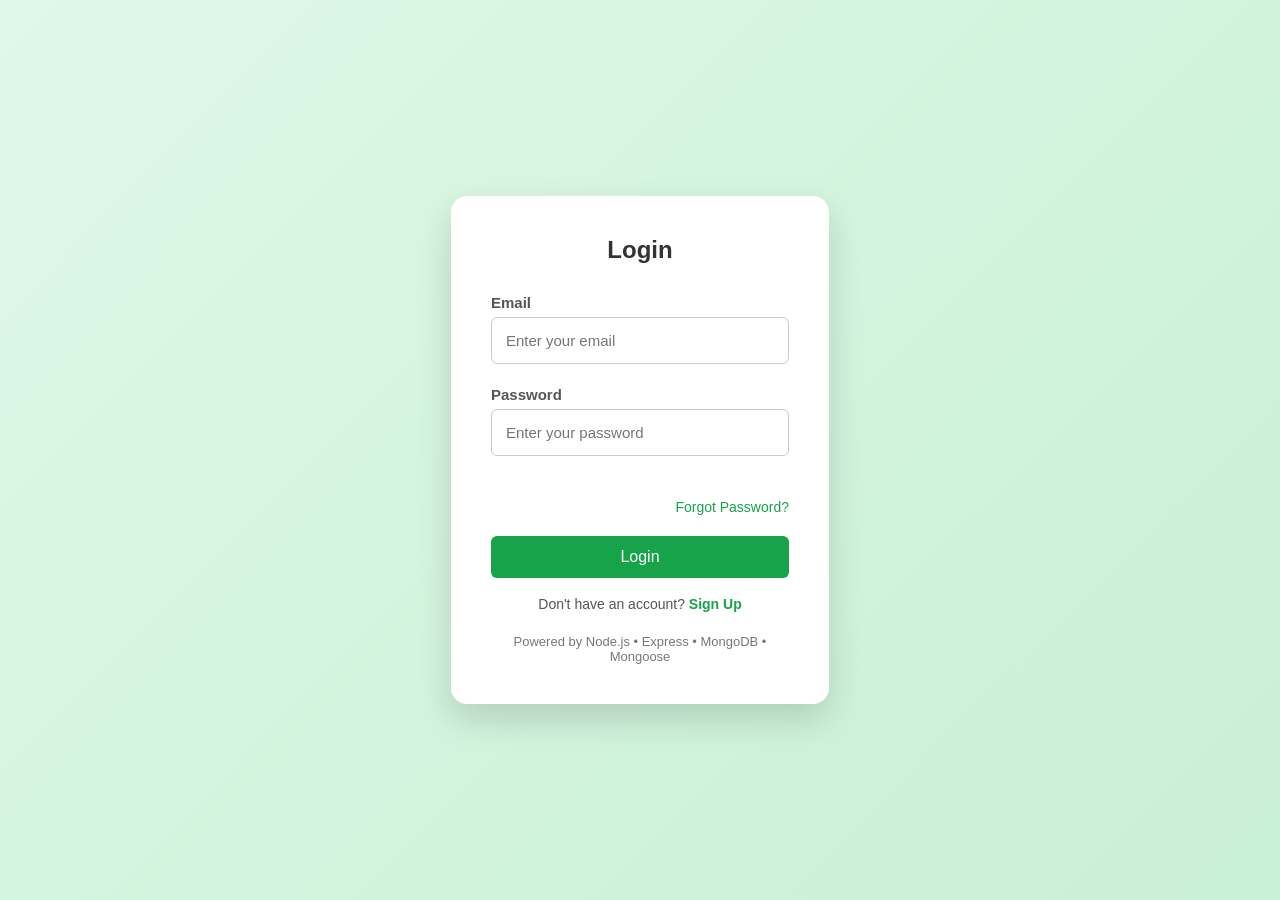
<file: index.html>
<!doctype html>
<html lang="en">
  <head>
    <meta charset="UTF-8" />
    <meta name="viewport" content="width=device-width, initial-scale=1.0" />
    <title>Login</title>
    <link rel="stylesheet" href="style.css" />
  </head>
  <body>
    <div class="container">
      <div class="auth-box">
        <h2>Login</h2>

        <form>
          <div class="input-group">
            <label for="email">Email</label>
            <input
              type="email"
              id="email"
              placeholder="Enter your email"
              required
            />
          </div>

          <div class="input-group">
            <label for="password">Password</label>
            <input
              type="password"
              id="password"
              placeholder="Enter your password"
              required
            />
          </div>
          <div><p class="error" id="error-msg"></p></div>
          <div class="forgot-password">
            <a href="forgot.html">Forgot Password?</a>
          </div>

          <button type="submit">Login</button>

          <p>
            Don't have an account?
            <a href="signup.html">Sign Up</a>
          </p>
        </form>
        <div class="stack">
          Powered by Node.js • Express • MongoDB • Mongoose
        </div>
      </div>
    </div>

    <script src="login.js"></script>
  </body>
</html>
</file>
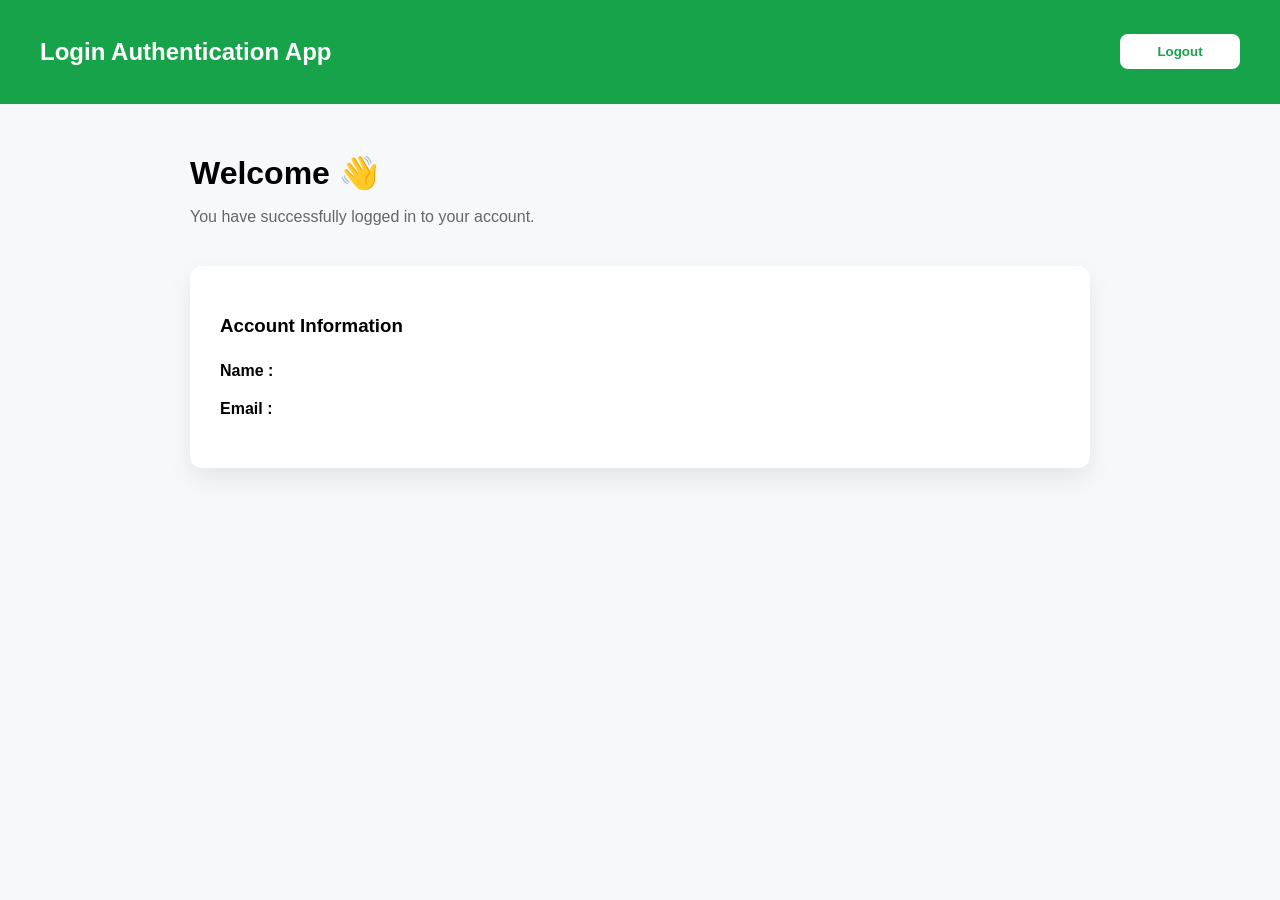
<file: dashboard.html>
<!doctype html>
<html lang="en">
  <head>
    <meta charset="UTF-8" />
    <meta name="viewport" content="width=device-width, initial-scale=1.0" />
    <title>Dashboard</title>

    <link rel="stylesheet" href="dashboard.css" />
  </head>
  <body>
    <header class="navbar">
      <h2>Login Authentication App</h2>

      <button class="logout-btn btn-js">Logout</button>
    </header>

    <main class="dashboard">
      <h1>Welcome 👋</h1>

      <p>You have successfully logged in to your account.</p>

      <section class="profile">
        <h3>Account Information</h3>

        <div class="profile-item">
          <strong>Name :</strong>
          <span id="username"></span>
        </div>

        <div class="profile-item">
          <strong>Email :</strong>
          <span id="email"></span>
        </div>
      </section>
    </main>

    <script src="dashboard.js"></script>
    <script src="logout.js"></script>
  </body>
</html>
</file>
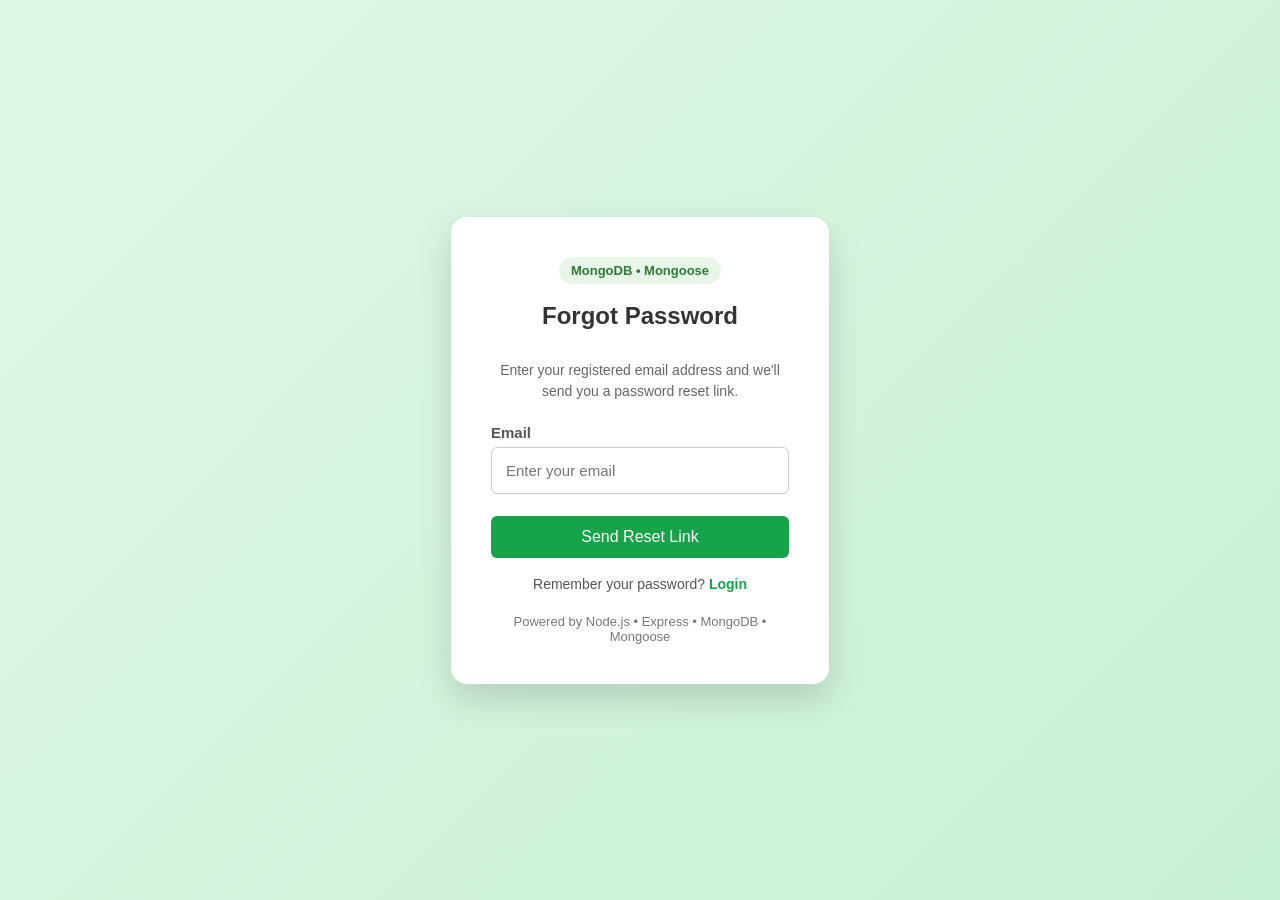
<file: forgot.html>
<!doctype html>
<html lang="en">
  <head>
    <meta charset="UTF-8" />
    <meta name="viewport" content="width=device-width, initial-scale=1.0" />
    <title>Forgot Password</title>

    <link rel="stylesheet" href="style.css" />
  </head>
  <body>
    <div class="container">
      <div class="auth-box">
        <div class="tech-badge">MongoDB • Mongoose</div>

        <h2>Forgot Password</h2>

        <p class="description">
          Enter your registered email address and we'll send you a password
          reset link.
        </p>

        <form>
          <div class="input-group">
            <label for="email">Email</label>

            <input
              type="email"
              id="email"
              placeholder="Enter your email"
              required
            />
          </div>

          <button type="submit">Send Reset Link</button>

          <p class="bottom-text">
            Remember your password?
            <a href="index.html">Login</a>
          </p>
        </form>

        <div class="stack">
          Powered by Node.js • Express • MongoDB • Mongoose
        </div>
      </div>
    </div>
  </body>
</html>
</file>
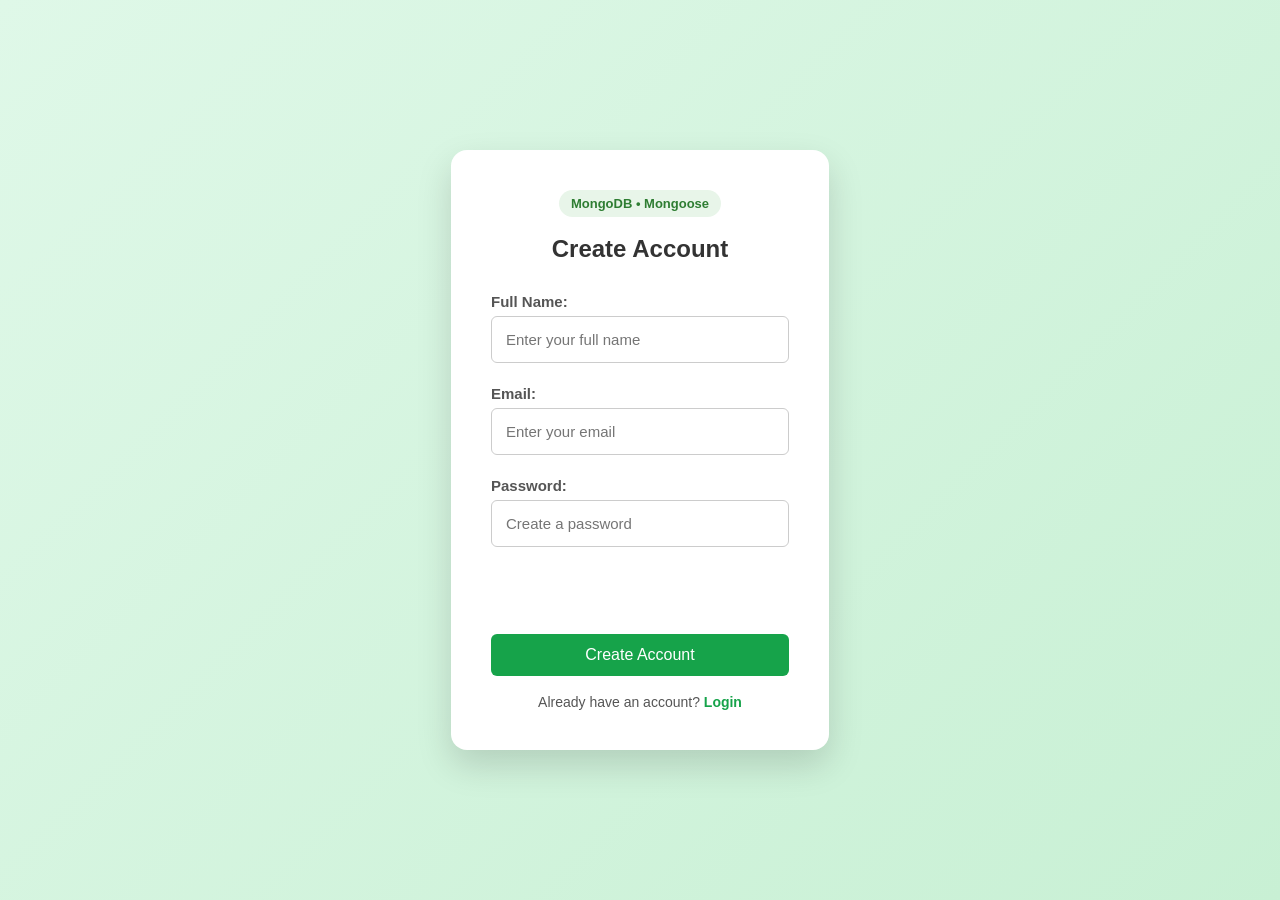
<file: signup.html>
<!doctype html>
<html lang="en">
  <head>
    <meta charset="UTF-8" />
    <meta name="viewport" content="width=device-width, initial-scale=1.0" />
    <title>Sign Up</title>

    <link rel="stylesheet" href="style.css" />
  </head>
  <body>
    <div class="container">
      <div class="auth-box">
        <div class="tech-badge">MongoDB • Mongoose</div>

        <h2>Create Account</h2>

        <form>
          <div class="input-group">
            <label for="name">Full Name:</label>
            <input
              type="text"
              id="name"
              placeholder="Enter your full name"
              required
            />
          </div>

          <div class="input-group">
            <label for="email">Email:</label>
            <input
              type="email"
              id="email"
              placeholder="Enter your email"
              required
            />
          </div>

          <div class="input-group">
            <label for="password">Password:</label>
            <input
              type="password"
              id="password"
              placeholder="Create a password"
              required
            />
          </div>

          <div>
          <p class="error" id="error-msg"></p>
          <p class="success" id="success-msg"></p>
          </div>
          <button type="submit" id="signup-button">Create Account</button>

          <p>
            Already have an account?
            <a href="index.html">Login</a>
          </p>
        </form>
      </div>
    </div>
    <script src="signup.js"></script>
  </body>
</html>
</file>
<file: style.css>
* {
  margin: 0;
  padding: 0;
  box-sizing: border-box;
  font-family: Arial, Helvetica, sans-serif;
}

body {
  background: linear-gradient(135deg,#dff8e8,#c8f0d4);
  display: flex;
  justify-content: center;
  align-items: center;
  min-height: 100dvh;
}

.container {
  width: 100%;
  max-width: 420px;
  display: flex;
  justify-content: center;
  align-items: center;
}

/* Authentication Card */

.auth-box {
  width: 100%;
  max-width: 90%;
  background: #fff;
  padding: 40px;
  border-radius: 16px;
  box-shadow: 0 15px 35px rgba(0, 0, 0, 0.15);
  text-align: center;
  animation: popup 0.4s ease;
}

/* MongoDB Badge */

.tech-badge {
  display: inline-block;
  padding: 6px 12px;
  margin-bottom: 18px;
  background: #e8f5e9;
  color: #2e7d32;
  border-radius: 20px;
  font-size: 13px;
  font-weight: 600;
}

h2 {
  margin-bottom: 30px;
  color: #333;
}

/* Inputs */
label{
  font-weight: 600;
  margin-bottom: 8px;
}

.input-group {
  margin-bottom: 22px;
  text-align: left;
}

.input-group label {
  display: block;
  margin-bottom: 6px;
  color: #555;
  font-size: 15px;
}

.input-group input {
  width: 100%;
  padding: 14px;
  border: 1px solid #ccc;
  border-radius: 6px;
  font-size: 15px;
  outline: none;
  transition: all 0.3s ease;
}

.input-group input:focus {
  border-color: #16a34a;
  box-shadow: 0 0 0 3px rgba(22, 163, 74, 0.15);
}

/* Forgot Password */

.forgot-password {
  text-align: right;
  margin-bottom: 20px;
}

.forgot-password a {
  text-decoration: none;
  color: #16a34a;
  font-size: 14px;
  transition: color 0.3s;
}

.forgot-password a:hover {
  color: #15803d;
}

/* Button */

button {
  width: 100%;
  padding: 12px;
  border: none;
  border-radius: 6px;
  background: #16a34a;
  color: white;
  font-size: 16px;
  cursor: pointer;
  transition: all 0.3s ease;
}

button:hover {
  background: #15803d;
  transform: translateY(-2px);
}

button:active {
  transform: scale(0.98);
}

/* Bottom Text */

p {
  margin-top: 18px;
  color: #555;
  font-size: 14px;
}

p a {
  color: #16a34a;
  text-decoration: none;
  font-weight: bold;
}

p a:hover {
  text-decoration: underline;
}

/* Stack */

.stack {
  margin-top: 22px;
  font-size: 13px;
  color: #777;
}

/* Card Animation */

@keyframes popup {
  from {
    opacity: 0;
    transform: translateY(20px) scale(0.97);
  }

  to {
    opacity: 1;
    transform: translateY(0) scale(1);
  }
}




/* This is for forgot-password page styling */

.description {
    margin-bottom: 22px;
    color: #666;
    font-size: 14px;
    line-height: 1.5;
    text-align: center;
}

.bottom-text {
    margin-top: 18px;
    text-align: center;
}

.bottom-text a {
    color: #16a34a;
    text-decoration: none;
    font-weight: 600;
}

.bottom-text a:hover {
    text-decoration: underline;
}


.error{
  color: red;
  font-size: 14px;
  margin-top: 10px;
  min-height: 20px;
}
.success{
  color: green;
  font-size: 18px;
  margin-top: 10px;
  margin-bottom: 15px;
  min-height: 20px;
}



/* Mobile Responsive*/

@media (max-width: 768px) {

  body{
    display: flex;
    justify-content: center;
    align-items: flex-start;
    min-height: 100dvh;
    padding: 80px 20px 40px;
  }

  .container{
    width: 100%;
  }

  .auth-box{
    width: 100%;
    max-width: 420px;
    padding: 40px 30px;
    border-radius: 12px;
  }

  h2{
    font-size: 32px;
    margin-bottom: 24px;
  }

  .input-group{
    margin-bottom: 18px;
  }

  .input-group label{
    font-size: 14px;
  }

  .input-group input{
    padding: 14px;
    font-size: 16px; /* prevents zoom on iPhone */
  }

  button{
    padding: 14px;
    font-size: 16px;
  }

  .forgot-password{
    margin-bottom: 18px;
  }

  p{
    font-size: 13px;
  }

  .stack{
    font-size: 12px;
    line-height: 1.5;
  }

}

button:disabled {
    opacity: 0.6;
    cursor: not-allowed;
}
</file>
<file: dashboard.css>
body{
    margin:0;
    background:#f6f8fa;
    font-family:Arial,Helvetica,sans-serif;
}

.navbar{
    background:#16a34a;
    color:#fff;
    padding:18px 40px;

    display:flex;
    justify-content:space-between;
    align-items:center;
}

.logout-btn{
    width:120px;
    border:none;
    background:white;
    color:#16a34a;
    padding:10px;
    border-radius:8px;
    cursor:pointer;
    font-weight:bold;
}

.dashboard{
    max-width:900px;
    margin:50px auto;
    padding:0 20px;
}

.dashboard h1{
    margin-bottom:10px;
}

.dashboard p{
    color:#666;
    margin-bottom:40px;
}

.profile{
    background:white;
    border-radius:12px;
    padding:30px;
    box-shadow:0 10px 25px rgba(0,0,0,.08);
}

.profile h3{
    margin-bottom:25px;
}

.profile-item{
    margin-bottom:20px;
}

.profile-item strong{
    display:block;
    margin-bottom:6px;
}

.profile-item span{
    color:#555;
}
</file>
